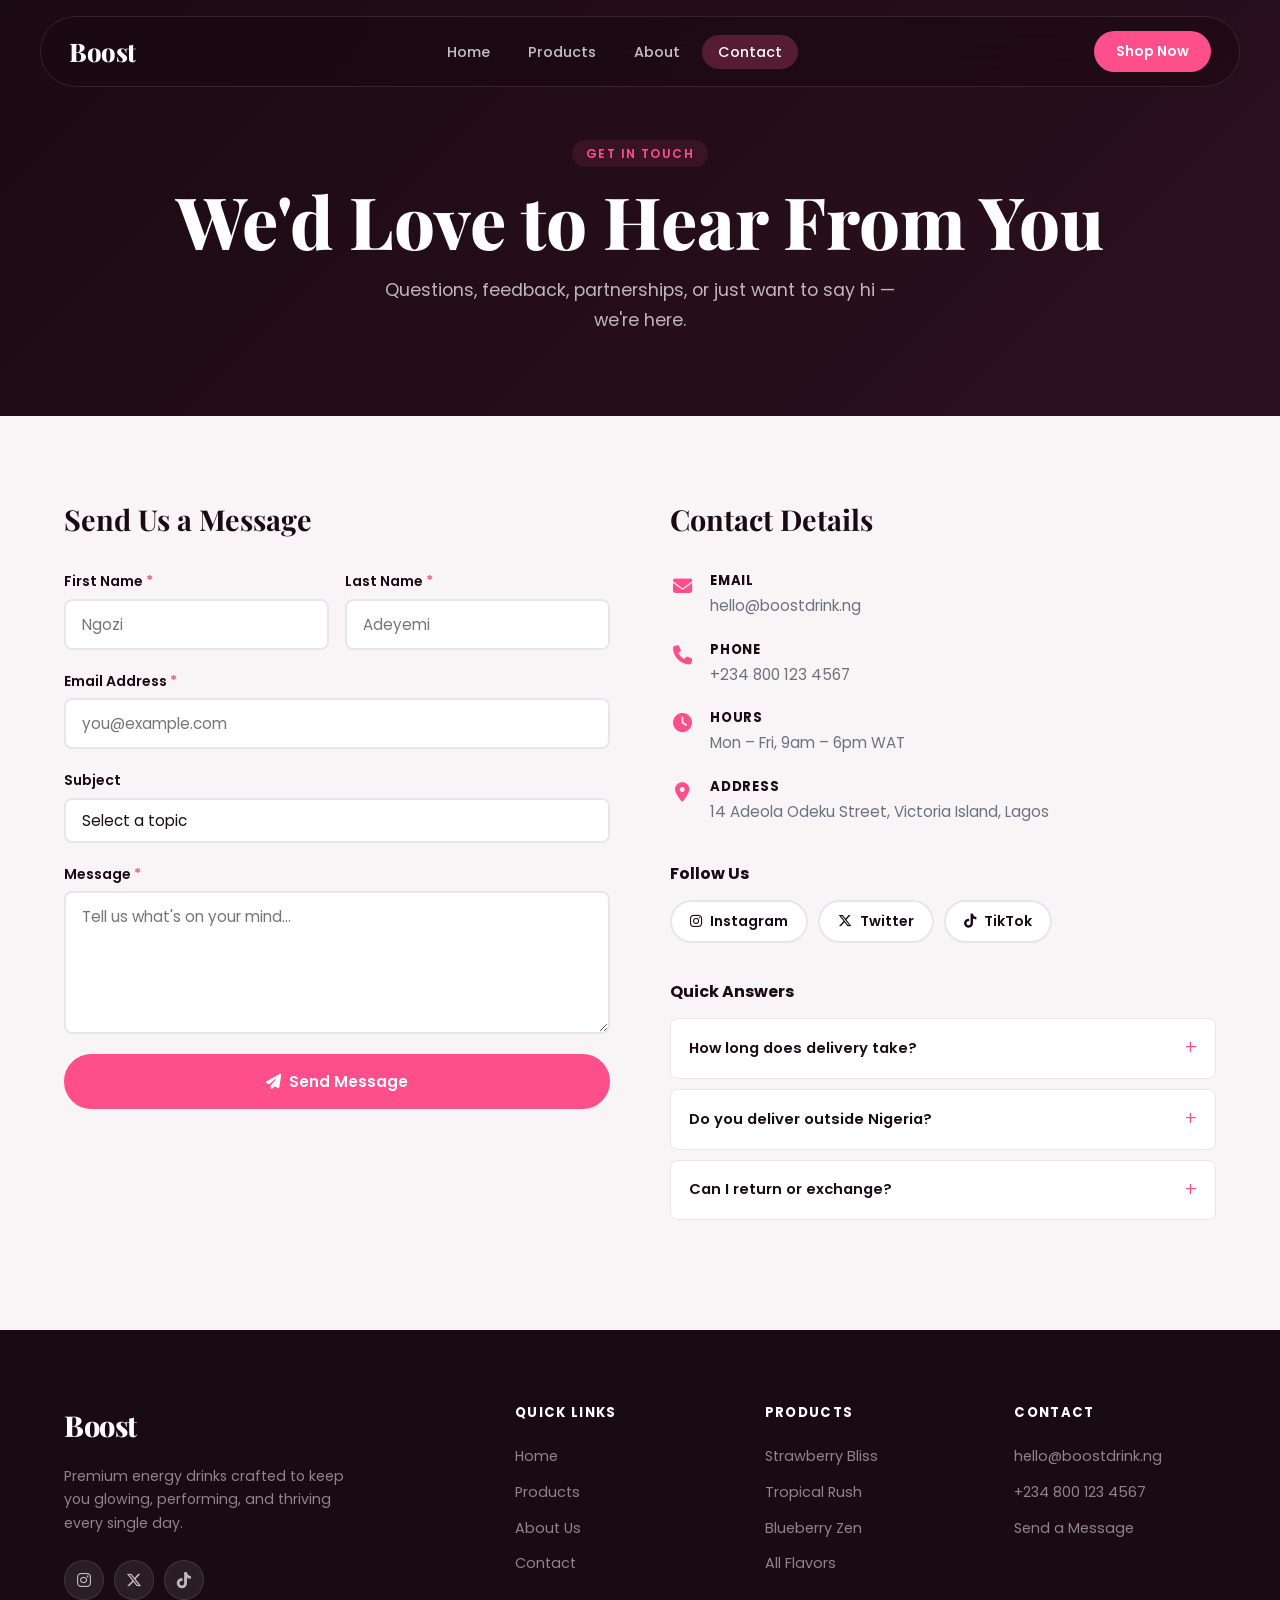
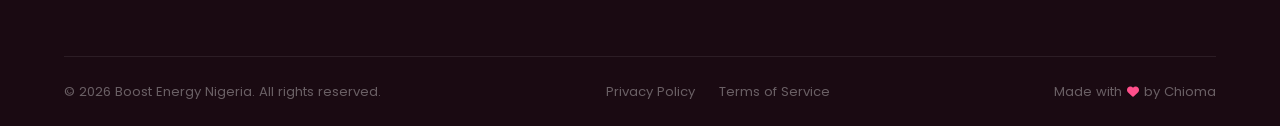
<file: contact.html>
<!DOCTYPE html>
<!-- HTML5 document declaration -->
<html lang="en">
<!-- lang="en" declares the page language -->
<head>
  <!-- Head: metadata, stylesheets, fonts -->
  <meta charset="UTF-8" />
  <!-- UTF-8 encoding for all characters -->
  <meta name="viewport" content="width=device-width, initial-scale=1.0" />
  <!-- Responsive scaling on mobile -->
  <meta name="description" content="Contact Boost – Get in touch with our team for orders, partnerships, or just to say hi." />
  <!-- SEO description -->
  <title>Contact – Boost Energy</title>
  <link rel="stylesheet" href="style.css" />
  <!-- Shared stylesheet -->
  <link rel="stylesheet" href="https://cdnjs.cloudflare.com/ajax/libs/font-awesome/6.5.0/css/all.min.css" />
  <!-- Font Awesome icons -->
  <link href="https://fonts.googleapis.com/css2?family=Poppins:wght@300;400;500;600;700;800&family=Playfair+Display:wght@700;800&display=swap" rel="stylesheet" />
  <!-- Google Fonts -->
</head>
<body class="page-inner">

  <!-- =============================================
       HEADER / NAVIGATION
  ============================================== -->
  <header class="header">
    <nav class="nav" aria-label="Main navigation">
      <a href="index.html" class="logo" aria-label="Boost home">Boost</a>
      <ul class="nav-links" role="list">
        <li><a href="index.html" class="nav-link">Home</a></li>
        <li><a href="products.html" class="nav-link">Products</a></li>
        <li><a href="about.html" class="nav-link">About</a></li>
        <li><a href="contact.html" class="nav-link active">Contact</a></li>
        <!-- active marks this as the current page -->
      </ul>
      <a href="products.html" class="nav-cta">Shop Now</a>
    </nav>
  </header>

  <main>

    <!-- =============================================
         PAGE HERO
         Dark banner at the top of the contact page
    ============================================== -->
    <section class="page-hero">
      <div class="container">
        <span class="section-tag">Get In Touch</span>
        <h1 class="page-hero-title">We'd Love to Hear From You</h1>
        <p class="page-hero-sub">Questions, feedback, partnerships, or just want to say hi — we're here.</p>
      </div>
    </section>

    <!-- =============================================
         CONTACT SECTION
         Two-column: form on left, info on right
    ============================================== -->
    <section class="contact-section">
      <div class="container">
        <div class="contact-grid">
          <!-- contact-grid splits into two columns via CSS -->

          <!-- LEFT COLUMN: Contact form -->
          <div class="contact-form-wrap">
            <h2>Send Us a Message</h2>

            <!-- Form: action="#" keeps it on the same page; novalidate disables browser default validation UI -->
            <form class="contact-form" action="#" method="post" novalidate>

              <!-- First name + Last name side by side -->
              <div class="form-row">
                <!-- form-row creates a 2-column grid for the name fields -->
                <div class="form-group">
                  <label for="first-name">First Name <span aria-hidden="true">*</span></label>
                  <!-- for="first-name" links the label to the input for accessibility -->
                  <input type="text" id="first-name" name="first-name" placeholder="Ngozi" required autocomplete="given-name" />
                  <!-- required marks the field as mandatory; autocomplete helps browsers autofill -->
                </div>
                <div class="form-group">
                  <label for="last-name">Last Name <span aria-hidden="true">*</span></label>
                  <input type="text" id="last-name" name="last-name" placeholder="Adeyemi" required autocomplete="family-name" />
                </div>
              </div>

              <!-- Email field -->
              <div class="form-group">
                <label for="email">Email Address <span aria-hidden="true">*</span></label>
                <input type="email" id="email" name="email" placeholder="you@example.com" required autocomplete="email" />
                <!-- type="email" triggers email keyboard on mobile and basic format validation -->
              </div>

              <!-- Subject dropdown -->
              <div class="form-group">
                <label for="subject">Subject</label>
                <select id="subject" name="subject">
                  <!-- disabled + selected makes this a placeholder option that can't be reselected -->
                  <option value="" disabled selected>Select a topic</option>
                  <option value="order">Order Inquiry</option>
                  <option value="partnership">Partnership</option>
                  <option value="press">Press &amp; Media</option>
                  <!-- &amp; renders & safely in HTML -->
                  <option value="feedback">Product Feedback</option>
                  <option value="other">Other</option>
                </select>
              </div>

              <!-- Message textarea -->
              <div class="form-group">
                <label for="message">Message <span aria-hidden="true">*</span></label>
                <textarea id="message" name="message" rows="5" placeholder="Tell us what's on your mind..." required></textarea>
                <!-- rows="5" sets the default visible height of the textarea -->
              </div>

              <!-- Submit button — btn-full makes it full width -->
              <button type="submit" class="btn btn-primary btn-full">
                <i class="fa-solid fa-paper-plane" aria-hidden="true"></i> Send Message
                <!-- Paper plane icon inside the button -->
              </button>

            </form>
          </div>

          <!-- RIGHT COLUMN: Contact details, social, FAQ -->
          <div class="contact-info">
            <h2>Contact Details</h2>

            <!-- List of contact info items -->
            <div class="contact-info-list">

              <!-- Email -->
              <div class="contact-info-item">
                <div class="contact-info-icon" aria-hidden="true">
                  <i class="fa-solid fa-envelope"></i>
                  <!-- Envelope icon for email -->
                </div>
                <div>
                  <strong>Email</strong>
                  <a href="mailto:hello@boostdrink.ng">hello@boostdrink.ng</a>
                </div>
              </div>

              <!-- Phone -->
              <div class="contact-info-item">
                <div class="contact-info-icon" aria-hidden="true">
                  <i class="fa-solid fa-phone"></i>
                  <!-- Phone icon -->
                </div>
                <div>
                  <strong>Phone</strong>
                  <a href="tel:+2348001234567">+234 800 123 4567</a>
                  <!-- Nigerian phone number -->
                </div>
              </div>

              <!-- Business hours -->
              <div class="contact-info-item">
                <div class="contact-info-icon" aria-hidden="true">
                  <i class="fa-solid fa-clock"></i>
                  <!-- Clock icon for hours -->
                </div>
                <div>
                  <strong>Hours</strong>
                  <span>Mon – Fri, 9am – 6pm WAT</span>
                  <!-- WAT = West Africa Time -->
                </div>
              </div>

              <!-- Address -->
              <div class="contact-info-item">
                <div class="contact-info-icon" aria-hidden="true">
                  <i class="fa-solid fa-location-dot"></i>
                  <!-- Location pin icon -->
                </div>
                <div>
                  <strong>Address</strong>
                  <span>14 Adeola Odeku Street, Victoria Island, Lagos</span>
                  <!-- Nigerian address -->
                </div>
              </div>

            </div>

            <!-- Social media links section -->
            <div class="contact-social">
              <h3>Follow Us</h3>
              <div class="social-links-lg">
                <!-- social-links-lg is the larger pill-style variant -->
                <a href="#" aria-label="Instagram" class="social-link--lg">
                  <i class="fa-brands fa-instagram" aria-hidden="true"></i> Instagram
                </a>
                <a href="#" aria-label="Twitter" class="social-link--lg">
                  <i class="fa-brands fa-x-twitter" aria-hidden="true"></i> Twitter
                </a>
                <a href="#" aria-label="TikTok" class="social-link--lg">
                  <i class="fa-brands fa-tiktok" aria-hidden="true"></i> TikTok
                </a>
              </div>
            </div>

            <!-- FAQ accordion — pure CSS using <details> and <summary> -->
            <div class="contact-faq">
              <h3>Quick Answers</h3>

              <!-- details element is natively collapsible with no JavaScript -->
              <details class="faq-item">
                <summary>How long does delivery take?</summary>
                <!-- summary is the visible clickable header -->
                <p>Standard delivery within Lagos takes 1–2 business days. Other states take 3–5 business days.</p>
              </details>

              <details class="faq-item">
                <summary>Do you deliver outside Nigeria?</summary>
                <p>Yes! We ship to select African countries. International orders typically arrive in 7–14 business days.</p>
              </details>

              <details class="faq-item">
                <summary>Can I return or exchange?</summary>
                <p>We offer a 30-day satisfaction guarantee. If you're not happy, we'll make it right.</p>
              </details>

            </div>
          </div>

        </div>
      </div>
    </section>

  </main>

  <!-- =============================================
       FOOTER — shared across all pages
  ============================================== -->
  <footer class="footer" aria-label="Site footer">
    <div class="container">
      <div class="footer-grid">

        <div class="footer-brand">
          <span class="logo">Boost</span>
          <p>Premium energy drinks crafted to keep you glowing, performing, and thriving every single day.</p>
          <div class="social-links">
            <a href="#" aria-label="Follow us on Instagram" class="social-link">
              <i class="fa-brands fa-instagram" aria-hidden="true"></i>
            </a>
            <a href="#" aria-label="Follow us on Twitter" class="social-link">
              <i class="fa-brands fa-x-twitter" aria-hidden="true"></i>
            </a>
            <a href="#" aria-label="Follow us on TikTok" class="social-link">
              <i class="fa-brands fa-tiktok" aria-hidden="true"></i>
            </a>
          </div>
        </div>

        <div class="footer-col">
          <h4>Quick Links</h4>
          <ul>
            <li><a href="index.html">Home</a></li>
            <li><a href="products.html">Products</a></li>
            <li><a href="about.html">About Us</a></li>
            <li><a href="contact.html">Contact</a></li>
          </ul>
        </div>

        <div class="footer-col">
          <h4>Products</h4>
          <ul>
            <li><a href="products.html">Strawberry Bliss</a></li>
            <li><a href="products.html">Tropical Rush</a></li>
            <li><a href="products.html">Blueberry Zen</a></li>
            <li><a href="products.html">All Flavors</a></li>
          </ul>
        </div>

        <div class="footer-col">
          <h4>Contact</h4>
          <ul>
            <li><a href="mailto:hello@boostdrink.ng">hello@boostdrink.ng</a></li>
            <li><a href="tel:+2348001234567">+234 800 123 4567</a></li>
            <li><a href="contact.html">Send a Message</a></li>
          </ul>
        </div>

      </div>

      <div class="footer-bottom">
        <p>&copy; 2026 Boost Energy Nigeria. All rights reserved.</p>
        <div class="footer-legal">
          <a href="#">Privacy Policy</a>
          <a href="#">Terms of Service</a>
        </div>
        <p class="footer-credit">
          Made with <i class="fa-solid fa-heart" aria-hidden="true"></i> by Chioma
        </p>
      </div>

    </div>
  </footer>

</body>
</html>
</file>
<file: style.css>
/* ============================================
   BOOST ENERGY — COMPLETE STYLESHEET
   All styles for index, products, about, contact
   No JavaScript — pure HTML & CSS only
   ============================================ */

/* =============================================
   RESET & BASE STYLES
   Removes browser default spacing and sets
   box-sizing so padding doesn't break layouts
============================================== */
*, *::before, *::after {
  margin: 0;       /* Remove default margin from all elements */
  padding: 0;      /* Remove default padding from all elements */
  box-sizing: border-box; /* Padding and border included in element width */
}

/* =============================================
   CSS CUSTOM PROPERTIES (VARIABLES)
   Defined on :root so they're available globally
   Reference with var(--name) anywhere in the file
============================================== */
:root {
  --pink:        #ff4f8b;   /* Primary brand pink — buttons, accents */
  --pink-dark:   #e03070;   /* Darker pink for hover states */
  --pink-light:  #ff8ab8;   /* Lighter pink for borders and subtle accents */
  --white:       #ffffff;   /* Pure white */
  --off-white:   #f9f5f7;   /* Slightly warm white for section backgrounds */
  --dark:        #1a0a12;   /* Very dark maroon — used for footer and hero overlay */
  --dark-mid:    #2d1020;   /* Mid-dark for gradients */
  --gray:        #6b7280;   /* Body text gray */
  --gray-light:  #e5e7eb;   /* Light gray for borders and dividers */
  --font-main:   'Poppins', sans-serif;       /* Body and UI font */
  --font-display:'Playfair Display', serif;   /* Display font for headings */
  --radius-sm:   8px;       /* Small border radius for inputs */
  --radius-md:   16px;      /* Medium radius for cards */
  --radius-lg:   32px;      /* Large radius for big cards */
  --radius-pill: 999px;     /* Full pill shape for buttons and badges */
  --shadow-sm:   0 2px 8px rgba(0,0,0,0.08);   /* Subtle card shadow */
  --shadow-md:   0 8px 32px rgba(0,0,0,0.14);  /* Medium hover shadow */
  --shadow-lg:   0 20px 60px rgba(0,0,0,0.22); /* Large dramatic shadow */
  --transition:  0.3s ease; /* Default transition speed for hover effects */
  --nav-height:  80px;      /* Height of the fixed nav bar — used to offset page content */
}

/* =============================================
   HTML & BODY BASE
============================================== */
html {
  scroll-behavior: smooth;          /* Smooth scrolling when clicking anchor links */
  -webkit-text-size-adjust: 100%;   /* Prevents iOS from auto-resizing text */
}

body {
  font-family: var(--font-main);    /* Poppins for all body text */
  color: var(--dark);               /* Default text color */
  background-color: var(--white);   /* White page background */
  line-height: 1.6;                 /* Comfortable reading line height */
  overflow-x: hidden;               /* Prevents horizontal scroll on mobile */
}

/* Makes all images responsive by default */
img {
  max-width: 100%;   /* Image never exceeds its container width */
  height: auto;      /* Maintains aspect ratio */
  display: block;    /* Removes inline gap below images */
}

/* Removes bullet points from all lists */
ul { list-style: none; }

/* Removes underline from all links by default */
a {
  color: inherit;        /* Inherits text color from parent */
  text-decoration: none; /* No underline */
}

/* Base button reset */
button {
  font-family: var(--font-main); /* Ensures buttons use Poppins not system font */
  cursor: pointer;               /* Shows hand cursor on hover */
  border: none;                  /* Removes default border */
  background: none;              /* Removes default background */
}

/* =============================================
   UTILITY CLASSES
   Reusable helpers used across all pages
============================================== */

/* Centers content and limits max width */
.container {
  width: 100%;           /* Full width of parent */
  max-width: 1200px;     /* Never wider than 1200px */
  margin: 0 auto;        /* Centers horizontally */
  padding: 0 24px;       /* Side padding so content doesn't touch screen edges */
}

/* Small pill label above section titles */
.section-tag {
  display: inline-block;          /* Shrinks to fit content */
  font-size: 0.75rem;             /* Small text */
  font-weight: 600;               /* Semi-bold */
  letter-spacing: 0.12em;         /* Spaced out letters for label feel */
  text-transform: uppercase;      /* All caps */
  color: var(--pink);             /* Brand pink text */
  background: rgba(255, 79, 139, 0.1); /* Transparent pink background */
  padding: 4px 14px;              /* Vertical and horizontal padding */
  border-radius: var(--radius-pill); /* Full pill shape */
  margin-bottom: 14px;            /* Space below before the heading */
}

/* Centered heading block used at the top of most sections */
.section-header {
  text-align: center;       /* Centers all text inside */
  max-width: 640px;         /* Limits width so text doesn't stretch too wide */
  margin: 0 auto 56px;      /* Centers it and adds space below */
}

/* Section main heading */
.section-title {
  font-family: var(--font-display); /* Playfair Display for elegance */
  font-size: clamp(1.8rem, 4vw, 2.8rem); /* Fluid size: min 1.8rem, max 2.8rem */
  font-weight: 700;
  line-height: 1.2;
  color: var(--dark);
  margin-bottom: 14px;
}

/* Section subtitle / description text */
.section-sub {
  font-size: 1rem;
  color: var(--gray);
  line-height: 1.7;
}

/* =============================================
   BUTTONS
   Shared button styles used across all pages
============================================== */

/* Base button — all variants extend this */
.btn {
  display: inline-flex;           /* Allows icon + text side by side */
  align-items: center;            /* Vertically centers content */
  justify-content: center;        /* Horizontally centers content */
  gap: 8px;                       /* Space between icon and text */
  font-family: var(--font-main);  /* Poppins font */
  font-weight: 600;               /* Semi-bold text */
  font-size: 0.95rem;
  padding: 14px 32px;             /* Comfortable click area */
  border-radius: var(--radius-pill); /* Pill shape */
  border: 2px solid transparent;  /* Transparent border — overridden per variant */
  cursor: pointer;
  transition: var(--transition);  /* Smooth hover animation */
  white-space: nowrap;            /* Prevents text wrapping inside button */
  text-decoration: none;          /* No underline when used as <a> */
}

/* Solid pink button — primary action */
.btn-primary {
  background: var(--pink);
  color: var(--white);
  border-color: var(--pink);
}
.btn-primary:hover,
.btn-primary:focus-visible {
  background: var(--pink-dark);       /* Darker pink on hover */
  border-color: var(--pink-dark);
  transform: translateY(-2px);        /* Slight lift effect */
  box-shadow: 0 8px 24px rgba(255,79,139,0.35); /* Pink glow shadow */
}

/* Transparent outlined button — used on dark backgrounds */
.btn-ghost {
  background: transparent;
  color: var(--white);
  border-color: rgba(255,255,255,0.5); /* Semi-transparent white border */
}
.btn-ghost:hover,
.btn-ghost:focus-visible {
  background: rgba(255,255,255,0.15); /* Slight white fill on hover */
  border-color: var(--white);
}

/* White button — used on colored backgrounds like the CTA banner */
.btn-white {
  background: var(--white);
  color: var(--pink);
  border-color: var(--white);
}
.btn-white:hover,
.btn-white:focus-visible {
  background: var(--off-white);
  transform: translateY(-2px);
  box-shadow: 0 8px 24px rgba(0,0,0,0.15);
}

/* Small button — used inside product cards */
.btn-small {
  padding: 9px 20px;
  font-size: 0.82rem;
  background: var(--pink);
  color: var(--white);
  border-color: var(--pink);
  border-radius: var(--radius-pill);
}
.btn-small:hover,
.btn-small:focus-visible {
  background: var(--pink-dark);
  border-color: var(--pink-dark);
}

/* Makes a button stretch to full container width */
.btn-full { width: 100%; }

/* =============================================
   FOCUS STYLES — Accessibility
   Visible keyboard focus ring for all interactive elements
============================================== */
:focus-visible {
  outline: 3px solid var(--pink); /* Pink ring around focused element */
  outline-offset: 3px;            /* Small gap between element and ring */
}

/* =============================================
   HEADER & NAVIGATION
   Fixed at the top of the viewport on all pages
   Uses backdrop-filter blur for a frosted glass effect
============================================== */

/* Outer header wrapper — fixed to top of screen */
.header {
  position: fixed;   /* Stays at top even when scrolling */
  top: 0;
  left: 0;
  right: 0;
  z-index: 100;      /* Sits above all page content */
  padding: 0 24px;   /* Side padding so nav doesn't touch screen edges */
}

/* Inner nav bar — pill-shaped frosted glass container */
.nav {
  display: flex;                  /* Horizontal layout */
  align-items: center;            /* Vertically centers logo, links, and CTA */
  justify-content: space-between; /* Spreads items to left, center, right */
  max-width: 1200px;              /* Matches container width */
  margin: 16px auto 0;            /* 16px gap from top of screen */
  padding: 14px 28px;             /* Inner padding */
  background: rgba(26, 10, 18, 0.55);       /* Semi-transparent dark background */
  backdrop-filter: blur(18px);              /* Frosted glass blur effect */
  -webkit-backdrop-filter: blur(18px);      /* Safari support for backdrop-filter */
  border-radius: var(--radius-pill);        /* Full pill shape */
  border: 1px solid rgba(255,255,255,0.1);  /* Subtle white border */
}

/* Brand logo in the nav */
.logo {
  font-family: var(--font-display); /* Playfair Display for brand feel */
  font-size: 1.6rem;
  font-weight: 800;
  color: var(--white);
  letter-spacing: -0.5px;
  flex-shrink: 0; /* Prevents logo from shrinking when space is tight */
}

/* Horizontal list of nav links */
.nav-links {
  display: flex;
  align-items: center;
  gap: 6px; /* Small gap between each link */
}

/* Individual nav link */
.nav-link {
  font-size: 0.9rem;
  font-weight: 500;
  color: rgba(255,255,255,0.75); /* Slightly transparent white */
  padding: 7px 16px;
  border-radius: var(--radius-pill);
  transition: var(--transition);
}
.nav-link:hover,
.nav-link:focus-visible {
  color: var(--white);
  background: rgba(255,255,255,0.1); /* Subtle white highlight on hover */
}
/* Active state — highlights the current page link */
.nav-link.active {
  color: var(--white);
  background: rgba(255,79,139,0.25); /* Pink tint for active page */
}

/* Shop Now CTA button in the nav */
.nav-cta {
  font-size: 0.88rem;
  font-weight: 600;
  color: var(--white);
  background: var(--pink);
  padding: 9px 22px;
  border-radius: var(--radius-pill);
  transition: var(--transition);
  flex-shrink: 0; /* Prevents button from shrinking */
}
.nav-cta:hover,
.nav-cta:focus-visible {
  background: var(--pink-dark);
  transform: translateY(-1px);
}

/* =============================================
   HERO SECTION — Homepage only
   Full-viewport background image with content
   at the bottom. The fixed nav overlaps the top
   so we use min-height: 100vh and align to bottom.
============================================== */

.hero {
  min-height: 100vh;  /* Full screen height */
  /* Background image — kept from original local file */
  background: url("ChatGPT Image Apr 27, 2026, 10_40_55 AM.png") center center / cover no-repeat;
  display: flex;
  flex-direction: column;       /* Stack content vertically */
  justify-content: flex-end;    /* Push content to the bottom */
  padding-top: 110px;           /* Clears the fixed nav so nothing is hidden behind it */
  padding-bottom: 80px;         /* Space from bottom of screen */
  position: relative;           /* Needed for the ::before overlay pseudo-element */
}

/* Dark gradient overlay on top of the background image */
/* Makes text readable against any background photo */
.hero::before {
  content: '';       /* Required for pseudo-elements to render */
  position: absolute;
  inset: 0;          /* Shorthand for top/right/bottom/left: 0 — covers full hero */
  background: linear-gradient(
    to bottom,
    rgba(26,10,18,0.15) 0%,   /* Very light at the top */
    rgba(26,10,18,0.1)  40%,  /* Almost transparent in the middle */
    rgba(26,10,18,0.65) 100%  /* Dark at the bottom where text sits */
  );
}

/* Content wrapper — sits above the overlay */
.hero-content {
  position: relative; /* Stacks above the ::before overlay */
  z-index: 1;         /* Ensures content is above the gradient overlay */
  max-width: 1200px;
  margin: 0 auto;
  padding: 0 24px;
  width: 100%;
}

/* Small badge above the headline */
.hero-badge {
  display: inline-block;
  font-size: 0.78rem;
  font-weight: 600;
  letter-spacing: 0.1em;
  text-transform: uppercase;
  color: var(--pink-light);
  background: rgba(255,79,139,0.18);
  border: 1px solid rgba(255,79,139,0.35);
  padding: 5px 16px;
  border-radius: var(--radius-pill);
  margin-bottom: 20px;
}

/* Large display headline */
.hero-title {
  font-family: var(--font-display);
  font-size: clamp(3rem, 9vw, 8rem); /* Fluid: 3rem on mobile, up to 8rem on desktop */
  font-weight: 800;
  line-height: 0.95;      /* Tight line height for large display text */
  color: var(--white);
  letter-spacing: -2px;   /* Tight tracking for display headings */
  margin-bottom: 24px;
}

/* Subtitle paragraph below the headline */
.hero-desc {
  font-size: clamp(0.95rem, 2vw, 1.1rem);
  color: rgba(255,255,255,0.82);
  max-width: 420px;
  line-height: 1.7;
  margin-bottom: 36px;
}

/* Row of CTA buttons */
.hero-actions {
  display: flex;
  gap: 14px;
  flex-wrap: wrap;   /* Wraps to next line on small screens */
  margin-bottom: 48px;
}

/* Row of stat numbers */
.hero-stats {
  display: flex;
  align-items: center;
  gap: 24px;
  flex-wrap: wrap;
}

/* Individual stat block */
.stat {
  display: flex;
  flex-direction: column; /* Number on top, label below */
}

/* Large bold number */
.stat-num {
  font-size: 1.6rem;
  font-weight: 700;
  color: var(--white);
  line-height: 1;
}

/* Small label below the number */
.stat-label {
  font-size: 0.78rem;
  color: rgba(255,255,255,0.6);
  text-transform: uppercase;
  letter-spacing: 0.08em;
  margin-top: 2px;
}

/* Thin vertical line between stats */
.stat-divider {
  width: 1px;
  height: 36px;
  background: rgba(255,255,255,0.2);
}

/* =============================================
   PAGE HERO — Inner pages (Products, About, Contact)
   Dark gradient banner that sits below the fixed nav.
   padding-top accounts for the fixed nav height so
   content is never hidden behind it.
============================================== */
.page-hero {
  padding: 140px 0 80px; /* Top padding = nav height + extra breathing room */
  background: linear-gradient(135deg, var(--dark) 0%, var(--dark-mid) 100%);
  text-align: center;
}

/* Large heading on inner page heroes */
.page-hero-title {
  font-family: var(--font-display);
  font-size: clamp(2.2rem, 6vw, 4.5rem);
  font-weight: 800;
  color: var(--white);
  line-height: 1.1;
  margin-bottom: 16px;
}

/* Subtitle text on inner page heroes */
.page-hero-sub {
  font-size: clamp(0.95rem, 2vw, 1.1rem);
  color: rgba(255,255,255,0.7);
  max-width: 520px;
  margin: 0 auto; /* Centers the text block */
  line-height: 1.7;
}

/* =============================================
   FEATURES SECTION — Homepage
   Six benefit cards in a 3-column grid
============================================== */

/* Section wrapper with off-white background */
.features {
  padding: 100px 0;
  background: var(--off-white);
}

/* 3-column grid for feature cards */
.features-grid {
  display: grid;
  grid-template-columns: repeat(3, 1fr); /* 3 equal columns */
  gap: 28px;
}

/* Individual feature card */
.feature-card {
  background: var(--white);
  border-radius: var(--radius-md);
  padding: 36px 28px;
  box-shadow: var(--shadow-sm);
  transition: var(--transition);
  border: 1px solid var(--gray-light);
}
.feature-card:hover {
  transform: translateY(-6px);       /* Lifts card on hover */
  box-shadow: var(--shadow-md);
  border-color: var(--pink-light);   /* Pink border on hover */
}

/* Icon container — Font Awesome icon inside */
.feature-icon {
  font-size: 1.8rem;    /* Controls the size of the FA icon */
  color: var(--pink);   /* Pink icon color */
  margin-bottom: 18px;
  line-height: 1;
}

.feature-card h3 {
  font-size: 1.1rem;
  font-weight: 700;
  color: var(--dark);
  margin-bottom: 10px;
}

.feature-card p {
  font-size: 0.92rem;
  color: var(--gray);
  line-height: 1.65;
}

/* =============================================
   PRODUCTS PREVIEW — Homepage
   Three featured product cards
============================================== */

.products-preview {
  padding: 100px 0;
  background: var(--white);
}

/* 3-column product grid */
.products-grid {
  display: grid;
  grid-template-columns: repeat(3, 1fr);
  gap: 28px;
  margin-bottom: 48px; /* Space before the "View All" button */
}

/* Product card — flex column so footer sticks to bottom */
.product-card {
  background: var(--white);
  border-radius: var(--radius-md);
  overflow: hidden;          /* Clips the image to the card's rounded corners */
  box-shadow: var(--shadow-sm);
  border: 1px solid var(--gray-light);
  transition: var(--transition);
  display: flex;
  flex-direction: column;    /* Stacks image on top, info below */
}
.product-card:hover {
  transform: translateY(-8px);
  box-shadow: var(--shadow-lg);
}

/* Image container with gradient fallback background */
.product-img-wrap {
  height: 220px;
  display: flex;
  align-items: center;
  justify-content: center;
  overflow: hidden;
  position: relative;
}

/* Product image — fills the container */
.product-img {
  width: 100%;
  height: 100%;
  object-fit: cover;              /* Crops image to fill without distorting */
  transition: transform 0.5s ease;
}
.product-card:hover .product-img {
  transform: scale(1.06); /* Subtle zoom on hover */
}

/* Text content area below the image */
.product-info {
  padding: 24px;
  display: flex;
  flex-direction: column;
  flex: 1; /* Takes remaining height so footer always sits at bottom */
}

/* Colored badge pill — default pink */
.product-tag {
  display: inline-block;
  font-size: 0.7rem;
  font-weight: 700;
  letter-spacing: 0.1em;
  text-transform: uppercase;
  padding: 3px 12px;
  border-radius: var(--radius-pill);
  margin-bottom: 10px;
  background: rgba(255,79,139,0.12);
  color: var(--pink);
  width: fit-content; /* Shrinks to text width */
}
/* Green badge for new products */
.product-tag--new  { background: rgba(67,233,123,0.12); color: #16a34a; }
/* Purple badge for calm products */
.product-tag--calm { background: rgba(102,126,234,0.12); color: #4f46e5; }
/* Deep pink badge for zero sugar products */
.product-tag--zero { background: rgba(249,83,198,0.12); color: #be185d; }

.product-name {
  font-size: 1.15rem;
  font-weight: 700;
  color: var(--dark);
  margin-bottom: 8px;
}

.product-desc {
  font-size: 0.88rem;
  color: var(--gray);
  line-height: 1.6;
  flex: 1;           /* Pushes the footer down to the bottom of the card */
  margin-bottom: 18px;
}

/* Price + button row at the bottom of the card */
.product-footer {
  display: flex;
  align-items: center;
  justify-content: space-between;
  gap: 12px;
  margin-top: auto; /* Ensures it always sits at the very bottom */
}

/* Price in Naira */
.product-price {
  font-size: 1.25rem;
  font-weight: 700;
  color: var(--pink);
}

/* Centered "View All" button below the grid */
.products-cta {
  text-align: center;
}

/* =============================================
   ALL PRODUCTS PAGE
   Full product grid + CSS-only filter tabs
============================================== */

.products-section {
  padding: 60px 0 100px;
  background: var(--off-white);
}

/* CSS-only filter tabs — uses hidden radio inputs */
.filter-tabs {
  display: flex;
  gap: 10px;
  flex-wrap: wrap;   /* Wraps to next line on small screens */
  margin-bottom: 48px;
}

/* Hide the actual radio inputs — labels act as the visible buttons */
.filter-radio { display: none; }

/* Styled label that looks like a tab button */
.filter-tab {
  padding: 9px 24px;
  border-radius: var(--radius-pill);
  font-size: 0.88rem;
  font-weight: 600;
  cursor: pointer;
  background: var(--white);
  color: var(--gray);
  border: 2px solid var(--gray-light);
  transition: var(--transition);
}
/* When the radio is checked, the adjacent label gets the active style */
.filter-radio:checked + .filter-tab {
  background: var(--pink);
  color: var(--white);
  border-color: var(--pink);
}

/* Full product grid — 3 columns */
.all-products-grid {
  display: grid;
  grid-template-columns: repeat(3, 1fr);
  gap: 28px;
}

/* =============================================
   BUNDLE SECTION — Products page
   Dark card promoting a value bundle deal
============================================== */

.bundle-section {
  padding: 80px 0;
  background: var(--white);
}

/* Two-column dark card */
.bundle-card {
  display: grid;
  grid-template-columns: 1fr 1fr; /* Text left, image right */
  gap: 60px;
  align-items: center;
  background: linear-gradient(135deg, var(--dark) 0%, var(--dark-mid) 100%);
  border-radius: var(--radius-lg);
  padding: 60px;
  overflow: hidden; /* Clips image to card's rounded corners */
}

/* Gold section tag inside the bundle card */
.bundle-text .section-tag { color: #ffd200; background: rgba(255,210,0,0.15); }

.bundle-text h2 {
  font-family: var(--font-display);
  font-size: clamp(1.8rem, 3.5vw, 2.6rem);
  font-weight: 700;
  color: var(--white);
  margin-bottom: 16px;
}

.bundle-text p {
  color: rgba(255,255,255,0.75);
  font-size: 1rem;
  line-height: 1.7;
  margin-bottom: 24px;
}

/* List of bundle contents */
.bundle-list {
  list-style: none;
  margin-bottom: 28px;
  display: flex;
  flex-direction: column;
  gap: 8px;
}
.bundle-list li {
  color: rgba(255,255,255,0.85);
  font-size: 0.95rem;
  display: flex;
  align-items: center;
  gap: 10px; /* Space between checkmark icon and text */
}
/* Checkmark icon color inside bundle list */
.bundle-list li i {
  color: #ffd200; /* Gold checkmarks */
}

/* Price row: crossed-out old price + new discounted price */
.bundle-price {
  display: flex;
  align-items: baseline;
  gap: 12px;
  margin-bottom: 28px;
}
.old-price {
  font-size: 1.1rem;
  color: rgba(255,255,255,0.4);
  text-decoration: line-through; /* Strikethrough for original price */
}
.new-price {
  font-size: 2rem;
  font-weight: 700;
  color: #ffd200; /* Gold for the discounted price */
}

/* Bundle image container */
.bundle-img-wrap {
  border-radius: var(--radius-md);
  overflow: hidden;
  height: 360px;
}
.bundle-img {
  width: 100%;
  height: 100%;
  object-fit: cover;
}

/* =============================================
   TESTIMONIALS SECTION — Homepage
   Three customer review cards
============================================== */

.testimonials {
  padding: 100px 0;
  background: var(--off-white);
}

/* 3-column grid */
.testimonials-grid {
  display: grid;
  grid-template-columns: repeat(3, 1fr);
  gap: 28px;
}

/* Individual testimonial card */
.testimonial-card {
  background: var(--white);
  border-radius: var(--radius-md);
  padding: 32px;
  box-shadow: var(--shadow-sm);
  border: 1px solid var(--gray-light);
  transition: var(--transition);
}
.testimonial-card:hover {
  transform: translateY(-4px);
  box-shadow: var(--shadow-md);
}

/* Star rating row — Font Awesome star icons */
.stars {
  color: #f59e0b;      /* Amber/gold color for stars */
  font-size: 0.9rem;   /* Controls FA icon size */
  gap: 2px;
  display: flex;
  margin-bottom: 16px;
}

/* Quote text */
.testimonial-card p {
  font-size: 0.95rem;
  color: var(--dark);
  line-height: 1.7;
  font-style: italic; /* Quotes are italicized */
  margin-bottom: 24px;
}

/* Author row: avatar + name + title */
.testimonial-author {
  display: flex;
  align-items: center;
  gap: 12px;
}

/* Circular avatar image */
.author-avatar {
  width: 48px;
  height: 48px;
  border-radius: 50%;   /* Makes it circular */
  object-fit: cover;
  flex-shrink: 0;       /* Prevents avatar from shrinking */
}

.testimonial-author strong {
  display: block;
  font-size: 0.9rem;
  font-weight: 700;
  color: var(--dark);
}

.testimonial-author span {
  font-size: 0.78rem;
  color: var(--gray);
}

/* =============================================
   CTA BANNER — Homepage
   Full-width pink section with a call to action
============================================== */

.cta-banner {
  padding: 100px 0;
  background: linear-gradient(135deg, var(--pink) 0%, #c2185b 100%); /* Pink to deep pink */
}

/* Centered content block */
.cta-content {
  text-align: center;
  max-width: 600px;
  margin: 0 auto;
}

.cta-content h2 {
  font-family: var(--font-display);
  font-size: clamp(2rem, 5vw, 3.2rem);
  font-weight: 700;
  color: var(--white);
  margin-bottom: 16px;
}

.cta-content p {
  font-size: 1.05rem;
  color: rgba(255,255,255,0.85);
  margin-bottom: 36px;
  line-height: 1.7;
}

/* =============================================
   ABOUT PAGE — STORY SECTION
   Two-column layout: text left, image right
============================================== */

.story-section {
  padding: 100px 0;
  background: var(--white);
}

/* Two equal columns */
.story-grid {
  display: grid;
  grid-template-columns: 1fr 1fr;
  gap: 80px;
  align-items: center;
}

.story-text .section-tag { margin-bottom: 16px; }

.story-text h2 {
  font-family: var(--font-display);
  font-size: clamp(1.8rem, 3.5vw, 2.6rem);
  font-weight: 700;
  color: var(--dark);
  margin-bottom: 20px;
  line-height: 1.2;
}

.story-text p {
  font-size: 0.98rem;
  color: var(--gray);
  line-height: 1.75;
  margin-bottom: 16px;
}

.story-text .btn { margin-top: 12px; }

/* Image container with rounded corners and shadow */
.story-img-wrap {
  border-radius: var(--radius-lg);
  overflow: hidden;   /* Clips image to rounded corners */
  height: 480px;
  box-shadow: var(--shadow-lg);
}

.story-img {
  width: 100%;
  height: 100%;
  object-fit: cover;
}

/* =============================================
   VALUES SECTION — About page
   Four cards showing brand core values
============================================== */

.values-section {
  padding: 100px 0;
  background: var(--off-white);
}

/* 4-column grid */
.values-grid {
  display: grid;
  grid-template-columns: repeat(4, 1fr);
  gap: 24px;
}

.value-card {
  background: var(--white);
  border-radius: var(--radius-md);
  padding: 32px 24px;
  text-align: center;
  box-shadow: var(--shadow-sm);
  border: 1px solid var(--gray-light);
  transition: var(--transition);
}
.value-card:hover {
  transform: translateY(-6px);
  box-shadow: var(--shadow-md);
  border-color: var(--pink-light);
}

/* Icon container — Font Awesome icon inside */
.value-icon {
  font-size: 1.8rem;   /* Controls FA icon size */
  color: var(--pink);  /* Pink icon */
  margin-bottom: 16px;
}

.value-card h3 {
  font-size: 1rem;
  font-weight: 700;
  color: var(--dark);
  margin-bottom: 10px;
}

.value-card p {
  font-size: 0.88rem;
  color: var(--gray);
  line-height: 1.65;
}

/* =============================================
   TEAM SECTION — About page
   Three team member cards
============================================== */

.team-section {
  padding: 100px 0;
  background: var(--white);
}

/* 3-column grid */
.team-grid {
  display: grid;
  grid-template-columns: repeat(3, 1fr);
  gap: 32px;
}

.team-card {
  text-align: center;
  padding: 36px 24px;
  border-radius: var(--radius-md);
  border: 1px solid var(--gray-light);
  transition: var(--transition);
}
.team-card:hover {
  box-shadow: var(--shadow-md);
  border-color: var(--pink-light);
  transform: translateY(-4px);
}

/* Circular team member photo */
.team-img {
  width: 100px;
  height: 100px;
  border-radius: 50%;
  object-fit: cover;
  margin: 0 auto 18px; /* Centers the image and adds space below */
  border: 3px solid var(--pink-light);
}

.team-card h3 {
  font-size: 1.1rem;
  font-weight: 700;
  color: var(--dark);
  margin-bottom: 4px;
}

/* Job title */
.team-card span {
  display: block;
  font-size: 0.82rem;
  color: var(--pink);
  font-weight: 600;
  text-transform: uppercase;
  letter-spacing: 0.08em;
  margin-bottom: 12px;
}

.team-card p {
  font-size: 0.88rem;
  color: var(--gray);
  line-height: 1.65;
}

/* =============================================
   MILESTONES / TIMELINE — About page
   Vertical timeline with a CSS-drawn line
============================================== */

.milestones-section {
  padding: 100px 0;
  background: var(--off-white);
}

/* Timeline container — the vertical line is drawn with ::before */
.timeline {
  position: relative;
  max-width: 720px;
  margin: 0 auto;
  padding-left: 40px; /* Space for the vertical line on the left */
}

/* The vertical pink line running down the left side */
.timeline::before {
  content: '';
  position: absolute;
  left: 0;
  top: 0;
  bottom: 0;
  width: 2px;
  background: linear-gradient(to bottom, var(--pink), var(--pink-light));
}

/* Each timeline entry */
.timeline-item {
  position: relative;
  display: grid;
  grid-template-columns: 80px 1fr; /* Year column + content column */
  gap: 24px;
  margin-bottom: 48px;
  align-items: start;
}

/* Pink dot on the timeline line */
.timeline-item::before {
  content: '';
  position: absolute;
  left: -46px;   /* Positions dot on the vertical line */
  top: 6px;
  width: 12px;
  height: 12px;
  border-radius: 50%;
  background: var(--pink);
  border: 3px solid var(--white);
  box-shadow: 0 0 0 2px var(--pink); /* Outer ring around the dot */
}

/* Year label */
.timeline-year {
  font-size: 0.85rem;
  font-weight: 700;
  color: var(--pink);
  text-align: right;
  padding-top: 4px;
}

.timeline-content h3 {
  font-size: 1.05rem;
  font-weight: 700;
  color: var(--dark);
  margin-bottom: 6px;
}

.timeline-content p {
  font-size: 0.9rem;
  color: var(--gray);
  line-height: 1.65;
}

/* =============================================
   CONTACT PAGE
   Two-column layout: form + contact info
============================================== */

.contact-section {
  padding: 80px 0 100px;
  background: var(--off-white);
}

/* Two equal columns */
.contact-grid {
  display: grid;
  grid-template-columns: 1fr 1fr;
  gap: 60px;
  align-items: start; /* Aligns columns to the top */
}

/* Section headings inside contact columns */
.contact-form-wrap h2,
.contact-info h2 {
  font-family: var(--font-display);
  font-size: 1.8rem;
  font-weight: 700;
  color: var(--dark);
  margin-bottom: 28px;
}

/* Form stacks fields vertically */
.contact-form {
  display: flex;
  flex-direction: column;
  gap: 20px; /* Space between each form group */
}

/* Two-column row for first + last name */
.form-row {
  display: grid;
  grid-template-columns: 1fr 1fr;
  gap: 16px;
}

/* Label + input stacked vertically */
.form-group {
  display: flex;
  flex-direction: column;
  gap: 6px;
}

.form-group label {
  font-size: 0.88rem;
  font-weight: 600;
  color: var(--dark);
}

/* Red asterisk for required fields */
.form-group label span {
  color: var(--pink);
}

/* Shared styles for all form inputs */
.form-group input,
.form-group select,
.form-group textarea {
  font-family: var(--font-main);
  font-size: 0.95rem;
  color: var(--dark);
  background: var(--white);
  border: 2px solid var(--gray-light);
  border-radius: var(--radius-sm);
  padding: 12px 16px;
  transition: var(--transition);
  width: 100%;
  appearance: none;          /* Removes default browser styling on select */
  -webkit-appearance: none;  /* Safari support */
}

/* Pink border + glow when input is focused */
.form-group input:focus,
.form-group select:focus,
.form-group textarea:focus {
  outline: none;
  border-color: var(--pink);
  box-shadow: 0 0 0 3px rgba(255,79,139,0.12);
}

/* Textarea can be resized vertically only */
.form-group textarea {
  resize: vertical;
  min-height: 130px;
}

/* =============================================
   CONTACT INFO COLUMN
============================================== */

/* Stacked list of contact detail items */
.contact-info-list {
  display: flex;
  flex-direction: column;
  gap: 20px;
  margin-bottom: 36px;
}

/* Each item: icon + text side by side */
.contact-info-item {
  display: flex;
  align-items: flex-start;
  gap: 16px;
}

/* Icon container — Font Awesome icon inside */
.contact-info-icon {
  font-size: 1.2rem;   /* Controls FA icon size */
  color: var(--pink);  /* Pink icon */
  flex-shrink: 0;
  margin-top: 2px;
  width: 24px;         /* Fixed width keeps text aligned */
  text-align: center;
}

/* Label above the contact value */
.contact-info-item strong {
  display: block;
  font-size: 0.82rem;
  font-weight: 700;
  color: var(--dark);
  text-transform: uppercase;
  letter-spacing: 0.06em;
  margin-bottom: 2px;
}

/* Contact value text and links */
.contact-info-item a,
.contact-info-item span {
  font-size: 0.95rem;
  color: var(--gray);
  transition: var(--transition);
}
.contact-info-item a:hover {
  color: var(--pink);
}

/* Social links section */
.contact-social {
  margin-bottom: 36px;
}

.contact-social h3,
.contact-faq h3 {
  font-size: 1rem;
  font-weight: 700;
  color: var(--dark);
  margin-bottom: 14px;
}

/* Wrapper for large social link pills */
.social-links-lg {
  display: flex;
  flex-wrap: wrap;
  gap: 10px;
}

/* Large pill-style social link buttons */
.social-link--lg {
  display: inline-flex;
  align-items: center;
  gap: 8px;
  font-size: 0.88rem;
  font-weight: 600;
  color: var(--dark);
  background: var(--white);
  border: 2px solid var(--gray-light);
  padding: 8px 18px;
  border-radius: var(--radius-pill);
  transition: var(--transition);
}
.social-link--lg:hover {
  border-color: var(--pink);
  color: var(--pink);
  transform: translateY(-2px);
}

/* =============================================
   FAQ ACCORDION — Contact page
   Pure CSS using <details> and <summary>
   No JavaScript needed
============================================== */

.contact-faq {
  margin-top: 8px;
}

/* Each FAQ item is a native <details> element */
.faq-item {
  border: 1px solid var(--gray-light);
  border-radius: var(--radius-sm);
  margin-bottom: 10px;
  background: var(--white);
  overflow: hidden;
}

/* The clickable question header */
.faq-item summary {
  padding: 14px 18px;
  font-size: 0.92rem;
  font-weight: 600;
  color: var(--dark);
  cursor: pointer;
  list-style: none;              /* Removes default triangle marker */
  display: flex;
  justify-content: space-between;
  align-items: center;
  transition: var(--transition);
}
/* Removes the default disclosure triangle in WebKit browsers */
.faq-item summary::-webkit-details-marker { display: none; }

/* Plus icon on the right — shown when closed */
.faq-item summary::after {
  content: '+';
  font-size: 1.2rem;
  color: var(--pink);
  font-weight: 300;
  transition: var(--transition);
}
/* Minus icon — shown when open */
.faq-item[open] summary::after {
  content: '−';
}

.faq-item summary:hover {
  background: var(--off-white);
  color: var(--pink);
}

/* Answer text — visible when <details> is open */
.faq-item p {
  padding: 0 18px 16px;
  font-size: 0.88rem;
  color: var(--gray);
  line-height: 1.65;
}

/* =============================================
   FOOTER — Shared across all pages
   Dark background, 4-column grid, bottom bar
============================================== */

.footer {
  background: var(--dark); /* Very dark maroon background */
  padding: 72px 0 0;       /* Top padding only — bottom handled by footer-bottom */
}

/* 4-column grid: brand info + 3 link columns */
.footer-grid {
  display: grid;
  grid-template-columns: 2fr 1fr 1fr 1fr; /* Brand column is wider */
  gap: 48px;
  padding-bottom: 56px;
  border-bottom: 1px solid rgba(255,255,255,0.08); /* Subtle divider line */
}

/* Brand column: logo, description, social icons */
.footer-brand .logo {
  font-size: 1.8rem;
  display: inline-block;
  margin-bottom: 16px;
}

.footer-brand p {
  font-size: 0.88rem;
  color: rgba(255,255,255,0.5); /* Dimmed white text */
  line-height: 1.7;
  max-width: 280px;
  margin-bottom: 24px;
}

/* Row of circular social icon buttons */
.social-links {
  display: flex;
  gap: 10px;
  flex-wrap: wrap;
}

/* Individual circular social icon button */
.social-link {
  display: inline-flex;
  align-items: center;
  justify-content: center;
  width: 40px;
  height: 40px;
  border-radius: 50%;
  background: rgba(255,255,255,0.08);
  font-size: 1rem;              /* Controls FA icon size */
  color: rgba(255,255,255,0.7); /* Dimmed white icon */
  transition: var(--transition);
  border: 1px solid rgba(255,255,255,0.1);
}
.social-link:hover {
  background: var(--pink);
  border-color: var(--pink);
  color: var(--white);
  transform: translateY(-3px);
}

/* Column heading */
.footer-col h4 {
  font-size: 0.82rem;
  font-weight: 700;
  color: var(--white);
  text-transform: uppercase;
  letter-spacing: 0.1em;
  margin-bottom: 20px;
}

/* Column link list */
.footer-col ul {
  display: flex;
  flex-direction: column;
  gap: 10px;
}

.footer-col ul li a {
  font-size: 0.9rem;
  color: rgba(255,255,255,0.5);
  transition: var(--transition);
}
.footer-col ul li a:hover {
  color: var(--pink-light);
  padding-left: 4px; /* Subtle indent on hover */
}

/* Bottom bar: copyright + legal links + credit */
.footer-bottom {
  display: flex;
  align-items: center;
  justify-content: space-between;
  padding: 24px 0;
  flex-wrap: wrap;
  gap: 12px;
}

.footer-bottom p {
  font-size: 0.82rem;
  color: rgba(255,255,255,0.35);
}

/* Legal links row */
.footer-legal {
  display: flex;
  gap: 24px;
}

.footer-legal a {
  font-size: 0.82rem;
  color: rgba(255,255,255,0.35);
  transition: var(--transition);
}
.footer-legal a:hover {
  color: var(--pink-light);
}

/* "Made with love by Chioma" credit line */
.footer-credit {
  font-size: 0.82rem;
  color: rgba(255,255,255,0.35);
  display: flex;
  align-items: center;
  gap: 5px;
}
/* Pink heart icon inside the credit */
.footer-credit i {
  color: var(--pink);
  font-size: 0.75rem;
}

/* =============================================
   RESPONSIVE — TABLET (max-width: 1024px)
   Adjusts multi-column grids to 2 columns
============================================== */
@media (max-width: 1024px) {

  /* Features, products, testimonials: 3 cols → 2 cols */
  .features-grid,
  .products-grid,
  .all-products-grid,
  .testimonials-grid {
    grid-template-columns: repeat(2, 1fr);
  }

  /* Values: 4 cols → 2 cols */
  .values-grid {
    grid-template-columns: repeat(2, 1fr);
  }

  /* Footer: 4 cols → 2 cols */
  .footer-grid {
    grid-template-columns: 1fr 1fr;
    gap: 36px;
  }

  /* Bundle card: reduce padding and gap */
  .bundle-card {
    gap: 40px;
    padding: 48px;
  }

  /* Story grid: reduce gap */
  .story-grid {
    gap: 48px;
  }
}

/* =============================================
   RESPONSIVE — SMALL TABLET (max-width: 768px)
   Collapses most grids to single column
   Hides nav links (mobile-friendly nav)
============================================== */
@media (max-width: 768px) {

  /* Nav: hide links, keep logo + CTA */
  .nav {
    padding: 12px 20px;
    margin: 12px auto 0;
  }
  .nav-links {
    display: none; /* Hidden on mobile — no hamburger menu (no JS) */
  }
  .nav-cta {
    margin-left: auto; /* Pushes CTA to the right when links are hidden */
  }

  /* Hero: keep nav clearance on tablet */
  .hero {
    padding-top: 100px;
    padding-bottom: 60px;
  }
  .hero-title {
    letter-spacing: -1px; /* Slightly less tight on smaller screens */
  }
  .hero-stats {
    gap: 16px;
  }

  /* Reduce section padding on smaller screens */
  .features,
  .products-preview,
  .testimonials,
  .cta-banner,
  .story-section,
  .values-section,
  .team-section,
  .milestones-section {
    padding: 72px 0;
  }

  .section-header {
    margin-bottom: 40px;
  }

  /* All main grids → single column */
  .features-grid,
  .products-grid,
  .all-products-grid,
  .testimonials-grid,
  .team-grid {
    grid-template-columns: 1fr;
    gap: 20px;
  }

  /* Values stays 2 columns on tablet */
  .values-grid {
    grid-template-columns: repeat(2, 1fr);
    gap: 16px;
  }

  /* Story: stack text above image */
  .story-grid {
    grid-template-columns: 1fr;
    gap: 36px;
  }
  .story-img-wrap {
    height: 300px;
  }

  /* Bundle: stack text above image */
  .bundle-card {
    grid-template-columns: 1fr;
    padding: 36px 28px;
    gap: 32px;
  }
  .bundle-img-wrap {
    height: 240px;
  }

  /* Contact: stack form above info */
  .contact-grid {
    grid-template-columns: 1fr;
    gap: 48px;
  }

  /* Footer: 2 columns, brand spans full width */
  .footer-grid {
    grid-template-columns: 1fr 1fr;
    gap: 28px;
  }
  .footer-brand {
    grid-column: 1 / -1; /* Spans all columns */
  }

  /* Footer bottom: stack vertically */
  .footer-bottom {
    flex-direction: column;
    text-align: center;
  }
  .footer-credit {
    justify-content: center;
  }
}

/* =============================================
   RESPONSIVE — MOBILE (max-width: 480px)
   Fine-tunes layout for small phones
============================================== */
@media (max-width: 480px) {

  /* Nav: slightly less rounded on very small screens */
  .nav {
    border-radius: var(--radius-md);
    margin: 10px auto 0;
  }
  .logo {
    font-size: 1.3rem;
  }

  /* Hero: less bottom padding, keep nav clearance */
  .hero {
    padding-top: 90px;   /* Slightly less on mobile but still clears the nav */
    padding-bottom: 48px;
  }

  /* Stack hero buttons vertically */
  .hero-actions {
    flex-direction: column;
    gap: 10px;
  }
  .hero-actions .btn {
    width: 100%;
    text-align: center;
  }

  .hero-stats {
    gap: 12px;
  }
  .stat-num {
    font-size: 1.3rem;
  }

  /* Inner page hero: less top padding */
  .page-hero {
    padding: 120px 0 60px;
  }

  /* Values: single column on small phones */
  .values-grid {
    grid-template-columns: 1fr;
  }

  /* Form: stack name fields vertically */
  .form-row {
    grid-template-columns: 1fr;
  }

  /* Footer: single column */
  .footer-grid {
    grid-template-columns: 1fr;
  }
  .footer-legal {
    flex-direction: column;
    gap: 8px;
    align-items: center;
  }

  /* Products section: less padding */
  .products-section {
    padding: 40px 0 72px;
  }
  .filter-tabs {
    gap: 8px;
  }
  .filter-tab {
    padding: 7px 16px;
    font-size: 0.82rem;
  }

  /* Bundle: less padding */
  .bundle-card {
    padding: 28px 20px;
  }

  /* Timeline: less left padding */
  .timeline {
    padding-left: 28px;
  }
  .timeline-item {
    grid-template-columns: 60px 1fr;
    gap: 16px;
  }
  .timeline-item::before {
    left: -34px;
  }
}

/* =============================================
   RESPONSIVE — TINY PHONES (max-width: 360px)
   Last resort adjustments for very small screens
============================================== */
@media (max-width: 360px) {

  .hero-title {
    letter-spacing: -0.5px;
  }

  /* Slightly smaller buttons */
  .btn {
    padding: 12px 22px;
    font-size: 0.88rem;
  }

  /* Stack price and button in product cards */
  .product-footer {
    flex-direction: column;
    align-items: flex-start;
  }
  .btn-small {
    width: 100%;
    text-align: center;
  }
}
</file>
